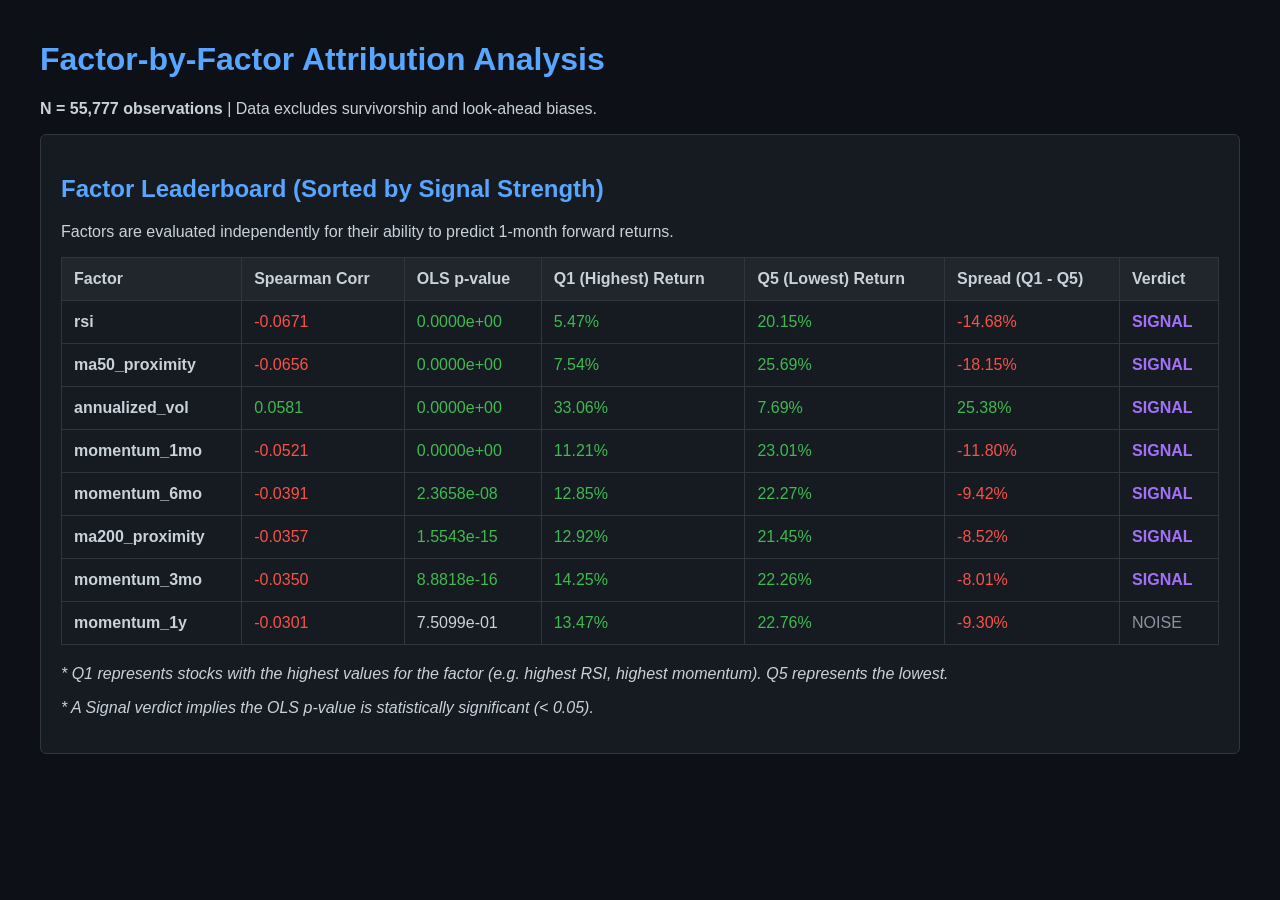
<file: factor_attribution_results.html>
<!DOCTYPE html>
    <html lang="en">
    <head>
        <meta charset="UTF-8">
        <meta name="viewport" content="width=device-width, initial-scale=1.0">
        <title>Factor-by-Factor Attribution Analysis</title>
        <style>
            body { font-family: -apple-system, BlinkMacSystemFont, "Segoe UI", Roboto, Helvetica, Arial, sans-serif; background-color: #0d1117; color: #c9d1d9; margin: 0; padding: 20px; }
            .container { max-width: 1200px; margin: 0 auto; }
            h1, h2, h3 { color: #58a6ff; }
            .card { background-color: #161b22; border: 1px solid #30363d; border-radius: 6px; padding: 20px; margin-bottom: 20px; }
            table { width: 100%; border-collapse: collapse; margin-bottom: 20px; }
            th, td { border: 1px solid #30363d; padding: 12px; text-align: left; }
            th { background-color: #21262d; font-weight: 600; }
            .positive { color: #3fb950; }
            .negative { color: #f85149; }
            .signal { color: #a371f7; font-weight: bold; }
            .noise { color: #8b949e; }
        </style>
    </head>
    <body>
        <div class="container">
            <h1>Factor-by-Factor Attribution Analysis</h1>
            <p><strong>N = 55,777 observations</strong> | Data excludes survivorship and look-ahead biases.</p>
            
            <div class="card">
                <h2>Factor Leaderboard (Sorted by Signal Strength)</h2>
                <p>Factors are evaluated independently for their ability to predict 1-month forward returns.</p>
                <table>
                    <tr>
                        <th>Factor</th>
                        <th>Spearman Corr</th>
                        <th>OLS p-value</th>
                        <th>Q1 (Highest) Return</th>
                        <th>Q5 (Lowest) Return</th>
                        <th>Spread (Q1 - Q5)</th>
                        <th>Verdict</th>
                    </tr>
    
                    <tr>
                        <td><strong>rsi</strong></td>
                        <td class="negative">-0.0671</td>
                        <td class="positive">0.0000e+00</td>
                        <td class="positive">5.47%</td>
                        <td class="positive">20.15%</td>
                        <td class="negative">-14.68%</td>
                        <td><span class='signal'>SIGNAL</span></td>
                    </tr>
        
                    <tr>
                        <td><strong>ma50_proximity</strong></td>
                        <td class="negative">-0.0656</td>
                        <td class="positive">0.0000e+00</td>
                        <td class="positive">7.54%</td>
                        <td class="positive">25.69%</td>
                        <td class="negative">-18.15%</td>
                        <td><span class='signal'>SIGNAL</span></td>
                    </tr>
        
                    <tr>
                        <td><strong>annualized_vol</strong></td>
                        <td class="positive">0.0581</td>
                        <td class="positive">0.0000e+00</td>
                        <td class="positive">33.06%</td>
                        <td class="positive">7.69%</td>
                        <td class="positive">25.38%</td>
                        <td><span class='signal'>SIGNAL</span></td>
                    </tr>
        
                    <tr>
                        <td><strong>momentum_1mo</strong></td>
                        <td class="negative">-0.0521</td>
                        <td class="positive">0.0000e+00</td>
                        <td class="positive">11.21%</td>
                        <td class="positive">23.01%</td>
                        <td class="negative">-11.80%</td>
                        <td><span class='signal'>SIGNAL</span></td>
                    </tr>
        
                    <tr>
                        <td><strong>momentum_6mo</strong></td>
                        <td class="negative">-0.0391</td>
                        <td class="positive">2.3658e-08</td>
                        <td class="positive">12.85%</td>
                        <td class="positive">22.27%</td>
                        <td class="negative">-9.42%</td>
                        <td><span class='signal'>SIGNAL</span></td>
                    </tr>
        
                    <tr>
                        <td><strong>ma200_proximity</strong></td>
                        <td class="negative">-0.0357</td>
                        <td class="positive">1.5543e-15</td>
                        <td class="positive">12.92%</td>
                        <td class="positive">21.45%</td>
                        <td class="negative">-8.52%</td>
                        <td><span class='signal'>SIGNAL</span></td>
                    </tr>
        
                    <tr>
                        <td><strong>momentum_3mo</strong></td>
                        <td class="negative">-0.0350</td>
                        <td class="positive">8.8818e-16</td>
                        <td class="positive">14.25%</td>
                        <td class="positive">22.26%</td>
                        <td class="negative">-8.01%</td>
                        <td><span class='signal'>SIGNAL</span></td>
                    </tr>
        
                    <tr>
                        <td><strong>momentum_1y</strong></td>
                        <td class="negative">-0.0301</td>
                        <td class="">7.5099e-01</td>
                        <td class="positive">13.47%</td>
                        <td class="positive">22.76%</td>
                        <td class="negative">-9.30%</td>
                        <td><span class='noise'>NOISE</span></td>
                    </tr>
        
                </table>
                <p><em>* Q1 represents stocks with the highest values for the factor (e.g. highest RSI, highest momentum). Q5 represents the lowest.</em></p>
                <p><em>* A Signal verdict implies the OLS p-value is statistically significant (< 0.05).</em></p>
            </div>
        </div>
    </body>
    </html>
</file>
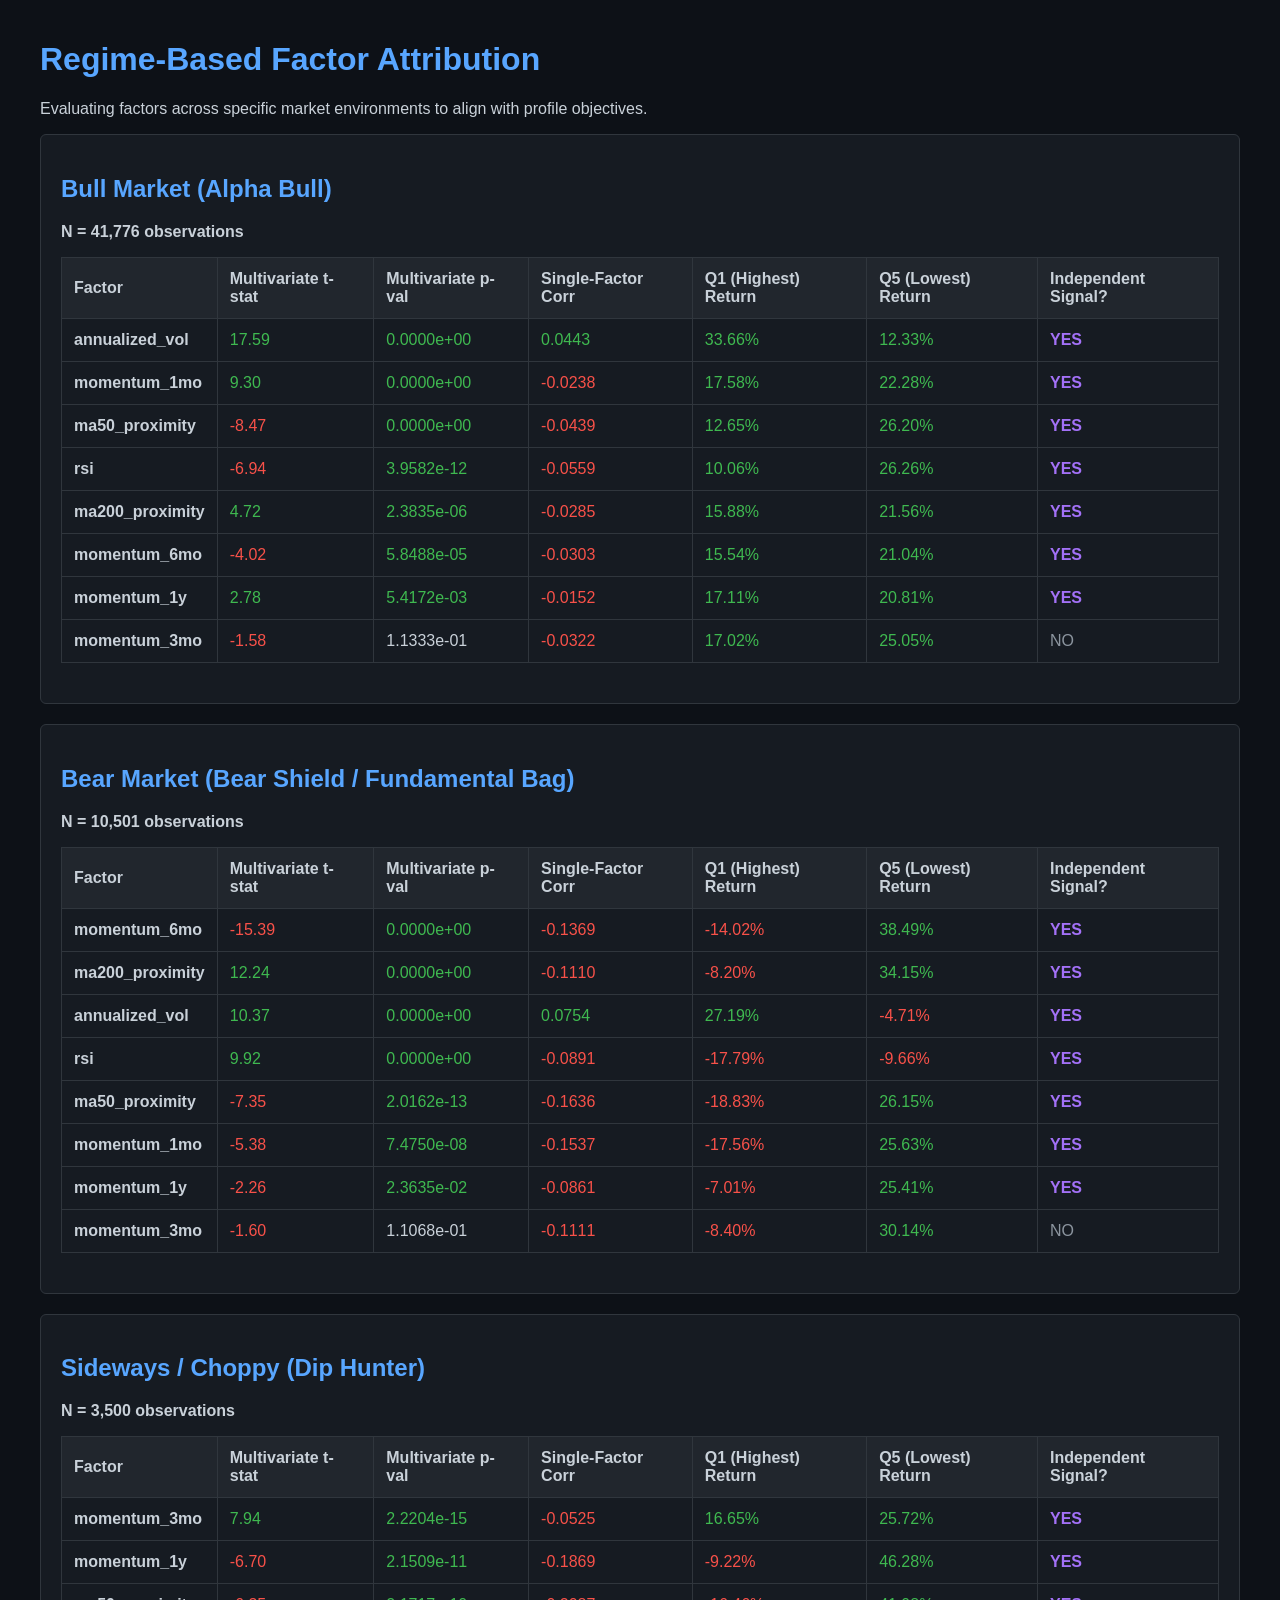
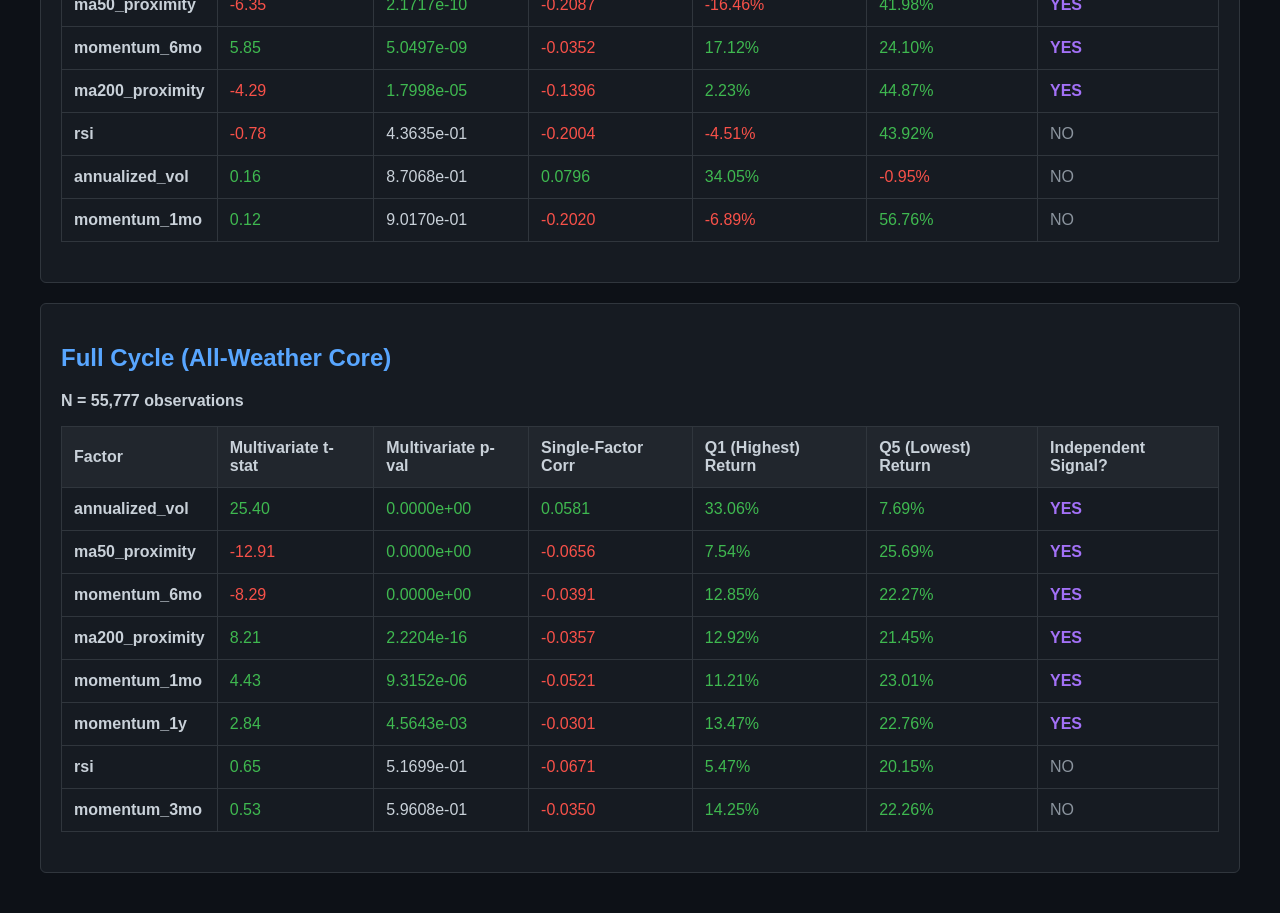
<file: regime_attribution_results.html>
<!DOCTYPE html>
    <html lang="en">
    <head>
        <meta charset="UTF-8">
        <meta name="viewport" content="width=device-width, initial-scale=1.0">
        <title>Regime-Based Factor Attribution</title>
        <style>
            body { font-family: -apple-system, BlinkMacSystemFont, "Segoe UI", Roboto, Helvetica, Arial, sans-serif; background-color: #0d1117; color: #c9d1d9; margin: 0; padding: 20px; }
            .container { max-width: 1200px; margin: 0 auto; }
            h1, h2, h3 { color: #58a6ff; }
            .card { background-color: #161b22; border: 1px solid #30363d; border-radius: 6px; padding: 20px; margin-bottom: 20px; }
            table { width: 100%; border-collapse: collapse; margin-bottom: 20px; }
            th, td { border: 1px solid #30363d; padding: 12px; text-align: left; }
            th { background-color: #21262d; font-weight: 600; }
            .positive { color: #3fb950; }
            .negative { color: #f85149; }
            .signal { color: #a371f7; font-weight: bold; }
            .noise { color: #8b949e; }
        </style>
    </head>
    <body>
        <div class="container">
            <h1>Regime-Based Factor Attribution</h1>
            <p>Evaluating factors across specific market environments to align with profile objectives.</p>
    
            <div class="card">
                <h2>Bull Market (Alpha Bull)</h2>
                <p><strong>N = 41,776 observations</strong></p>
                <table>
                    <tr>
                        <th>Factor</th>
                        <th>Multivariate t-stat</th>
                        <th>Multivariate p-val</th>
                        <th>Single-Factor Corr</th>
                        <th>Q1 (Highest) Return</th>
                        <th>Q5 (Lowest) Return</th>
                        <th>Independent Signal?</th>
                    </tr>
        
                    <tr>
                        <td><strong>annualized_vol</strong></td>
                        <td class="positive">17.59</td>
                        <td class="positive">0.0000e+00</td>
                        <td class="positive">0.0443</td>
                        <td class="positive">33.66%</td>
                        <td class="positive">12.33%</td>
                        <td><span class='signal'>YES</span></td>
                    </tr>
            
                    <tr>
                        <td><strong>momentum_1mo</strong></td>
                        <td class="positive">9.30</td>
                        <td class="positive">0.0000e+00</td>
                        <td class="negative">-0.0238</td>
                        <td class="positive">17.58%</td>
                        <td class="positive">22.28%</td>
                        <td><span class='signal'>YES</span></td>
                    </tr>
            
                    <tr>
                        <td><strong>ma50_proximity</strong></td>
                        <td class="negative">-8.47</td>
                        <td class="positive">0.0000e+00</td>
                        <td class="negative">-0.0439</td>
                        <td class="positive">12.65%</td>
                        <td class="positive">26.20%</td>
                        <td><span class='signal'>YES</span></td>
                    </tr>
            
                    <tr>
                        <td><strong>rsi</strong></td>
                        <td class="negative">-6.94</td>
                        <td class="positive">3.9582e-12</td>
                        <td class="negative">-0.0559</td>
                        <td class="positive">10.06%</td>
                        <td class="positive">26.26%</td>
                        <td><span class='signal'>YES</span></td>
                    </tr>
            
                    <tr>
                        <td><strong>ma200_proximity</strong></td>
                        <td class="positive">4.72</td>
                        <td class="positive">2.3835e-06</td>
                        <td class="negative">-0.0285</td>
                        <td class="positive">15.88%</td>
                        <td class="positive">21.56%</td>
                        <td><span class='signal'>YES</span></td>
                    </tr>
            
                    <tr>
                        <td><strong>momentum_6mo</strong></td>
                        <td class="negative">-4.02</td>
                        <td class="positive">5.8488e-05</td>
                        <td class="negative">-0.0303</td>
                        <td class="positive">15.54%</td>
                        <td class="positive">21.04%</td>
                        <td><span class='signal'>YES</span></td>
                    </tr>
            
                    <tr>
                        <td><strong>momentum_1y</strong></td>
                        <td class="positive">2.78</td>
                        <td class="positive">5.4172e-03</td>
                        <td class="negative">-0.0152</td>
                        <td class="positive">17.11%</td>
                        <td class="positive">20.81%</td>
                        <td><span class='signal'>YES</span></td>
                    </tr>
            
                    <tr>
                        <td><strong>momentum_3mo</strong></td>
                        <td class="negative">-1.58</td>
                        <td class="">1.1333e-01</td>
                        <td class="negative">-0.0322</td>
                        <td class="positive">17.02%</td>
                        <td class="positive">25.05%</td>
                        <td><span class='noise'>NO</span></td>
                    </tr>
            
                </table>
            </div>
        
            <div class="card">
                <h2>Bear Market (Bear Shield / Fundamental Bag)</h2>
                <p><strong>N = 10,501 observations</strong></p>
                <table>
                    <tr>
                        <th>Factor</th>
                        <th>Multivariate t-stat</th>
                        <th>Multivariate p-val</th>
                        <th>Single-Factor Corr</th>
                        <th>Q1 (Highest) Return</th>
                        <th>Q5 (Lowest) Return</th>
                        <th>Independent Signal?</th>
                    </tr>
        
                    <tr>
                        <td><strong>momentum_6mo</strong></td>
                        <td class="negative">-15.39</td>
                        <td class="positive">0.0000e+00</td>
                        <td class="negative">-0.1369</td>
                        <td class="negative">-14.02%</td>
                        <td class="positive">38.49%</td>
                        <td><span class='signal'>YES</span></td>
                    </tr>
            
                    <tr>
                        <td><strong>ma200_proximity</strong></td>
                        <td class="positive">12.24</td>
                        <td class="positive">0.0000e+00</td>
                        <td class="negative">-0.1110</td>
                        <td class="negative">-8.20%</td>
                        <td class="positive">34.15%</td>
                        <td><span class='signal'>YES</span></td>
                    </tr>
            
                    <tr>
                        <td><strong>annualized_vol</strong></td>
                        <td class="positive">10.37</td>
                        <td class="positive">0.0000e+00</td>
                        <td class="positive">0.0754</td>
                        <td class="positive">27.19%</td>
                        <td class="negative">-4.71%</td>
                        <td><span class='signal'>YES</span></td>
                    </tr>
            
                    <tr>
                        <td><strong>rsi</strong></td>
                        <td class="positive">9.92</td>
                        <td class="positive">0.0000e+00</td>
                        <td class="negative">-0.0891</td>
                        <td class="negative">-17.79%</td>
                        <td class="negative">-9.66%</td>
                        <td><span class='signal'>YES</span></td>
                    </tr>
            
                    <tr>
                        <td><strong>ma50_proximity</strong></td>
                        <td class="negative">-7.35</td>
                        <td class="positive">2.0162e-13</td>
                        <td class="negative">-0.1636</td>
                        <td class="negative">-18.83%</td>
                        <td class="positive">26.15%</td>
                        <td><span class='signal'>YES</span></td>
                    </tr>
            
                    <tr>
                        <td><strong>momentum_1mo</strong></td>
                        <td class="negative">-5.38</td>
                        <td class="positive">7.4750e-08</td>
                        <td class="negative">-0.1537</td>
                        <td class="negative">-17.56%</td>
                        <td class="positive">25.63%</td>
                        <td><span class='signal'>YES</span></td>
                    </tr>
            
                    <tr>
                        <td><strong>momentum_1y</strong></td>
                        <td class="negative">-2.26</td>
                        <td class="positive">2.3635e-02</td>
                        <td class="negative">-0.0861</td>
                        <td class="negative">-7.01%</td>
                        <td class="positive">25.41%</td>
                        <td><span class='signal'>YES</span></td>
                    </tr>
            
                    <tr>
                        <td><strong>momentum_3mo</strong></td>
                        <td class="negative">-1.60</td>
                        <td class="">1.1068e-01</td>
                        <td class="negative">-0.1111</td>
                        <td class="negative">-8.40%</td>
                        <td class="positive">30.14%</td>
                        <td><span class='noise'>NO</span></td>
                    </tr>
            
                </table>
            </div>
        
            <div class="card">
                <h2>Sideways / Choppy (Dip Hunter)</h2>
                <p><strong>N = 3,500 observations</strong></p>
                <table>
                    <tr>
                        <th>Factor</th>
                        <th>Multivariate t-stat</th>
                        <th>Multivariate p-val</th>
                        <th>Single-Factor Corr</th>
                        <th>Q1 (Highest) Return</th>
                        <th>Q5 (Lowest) Return</th>
                        <th>Independent Signal?</th>
                    </tr>
        
                    <tr>
                        <td><strong>momentum_3mo</strong></td>
                        <td class="positive">7.94</td>
                        <td class="positive">2.2204e-15</td>
                        <td class="negative">-0.0525</td>
                        <td class="positive">16.65%</td>
                        <td class="positive">25.72%</td>
                        <td><span class='signal'>YES</span></td>
                    </tr>
            
                    <tr>
                        <td><strong>momentum_1y</strong></td>
                        <td class="negative">-6.70</td>
                        <td class="positive">2.1509e-11</td>
                        <td class="negative">-0.1869</td>
                        <td class="negative">-9.22%</td>
                        <td class="positive">46.28%</td>
                        <td><span class='signal'>YES</span></td>
                    </tr>
            
                    <tr>
                        <td><strong>ma50_proximity</strong></td>
                        <td class="negative">-6.35</td>
                        <td class="positive">2.1717e-10</td>
                        <td class="negative">-0.2087</td>
                        <td class="negative">-16.46%</td>
                        <td class="positive">41.98%</td>
                        <td><span class='signal'>YES</span></td>
                    </tr>
            
                    <tr>
                        <td><strong>momentum_6mo</strong></td>
                        <td class="positive">5.85</td>
                        <td class="positive">5.0497e-09</td>
                        <td class="negative">-0.0352</td>
                        <td class="positive">17.12%</td>
                        <td class="positive">24.10%</td>
                        <td><span class='signal'>YES</span></td>
                    </tr>
            
                    <tr>
                        <td><strong>ma200_proximity</strong></td>
                        <td class="negative">-4.29</td>
                        <td class="positive">1.7998e-05</td>
                        <td class="negative">-0.1396</td>
                        <td class="positive">2.23%</td>
                        <td class="positive">44.87%</td>
                        <td><span class='signal'>YES</span></td>
                    </tr>
            
                    <tr>
                        <td><strong>rsi</strong></td>
                        <td class="negative">-0.78</td>
                        <td class="">4.3635e-01</td>
                        <td class="negative">-0.2004</td>
                        <td class="negative">-4.51%</td>
                        <td class="positive">43.92%</td>
                        <td><span class='noise'>NO</span></td>
                    </tr>
            
                    <tr>
                        <td><strong>annualized_vol</strong></td>
                        <td class="positive">0.16</td>
                        <td class="">8.7068e-01</td>
                        <td class="positive">0.0796</td>
                        <td class="positive">34.05%</td>
                        <td class="negative">-0.95%</td>
                        <td><span class='noise'>NO</span></td>
                    </tr>
            
                    <tr>
                        <td><strong>momentum_1mo</strong></td>
                        <td class="positive">0.12</td>
                        <td class="">9.0170e-01</td>
                        <td class="negative">-0.2020</td>
                        <td class="negative">-6.89%</td>
                        <td class="positive">56.76%</td>
                        <td><span class='noise'>NO</span></td>
                    </tr>
            
                </table>
            </div>
        
            <div class="card">
                <h2>Full Cycle (All-Weather Core)</h2>
                <p><strong>N = 55,777 observations</strong></p>
                <table>
                    <tr>
                        <th>Factor</th>
                        <th>Multivariate t-stat</th>
                        <th>Multivariate p-val</th>
                        <th>Single-Factor Corr</th>
                        <th>Q1 (Highest) Return</th>
                        <th>Q5 (Lowest) Return</th>
                        <th>Independent Signal?</th>
                    </tr>
        
                    <tr>
                        <td><strong>annualized_vol</strong></td>
                        <td class="positive">25.40</td>
                        <td class="positive">0.0000e+00</td>
                        <td class="positive">0.0581</td>
                        <td class="positive">33.06%</td>
                        <td class="positive">7.69%</td>
                        <td><span class='signal'>YES</span></td>
                    </tr>
            
                    <tr>
                        <td><strong>ma50_proximity</strong></td>
                        <td class="negative">-12.91</td>
                        <td class="positive">0.0000e+00</td>
                        <td class="negative">-0.0656</td>
                        <td class="positive">7.54%</td>
                        <td class="positive">25.69%</td>
                        <td><span class='signal'>YES</span></td>
                    </tr>
            
                    <tr>
                        <td><strong>momentum_6mo</strong></td>
                        <td class="negative">-8.29</td>
                        <td class="positive">0.0000e+00</td>
                        <td class="negative">-0.0391</td>
                        <td class="positive">12.85%</td>
                        <td class="positive">22.27%</td>
                        <td><span class='signal'>YES</span></td>
                    </tr>
            
                    <tr>
                        <td><strong>ma200_proximity</strong></td>
                        <td class="positive">8.21</td>
                        <td class="positive">2.2204e-16</td>
                        <td class="negative">-0.0357</td>
                        <td class="positive">12.92%</td>
                        <td class="positive">21.45%</td>
                        <td><span class='signal'>YES</span></td>
                    </tr>
            
                    <tr>
                        <td><strong>momentum_1mo</strong></td>
                        <td class="positive">4.43</td>
                        <td class="positive">9.3152e-06</td>
                        <td class="negative">-0.0521</td>
                        <td class="positive">11.21%</td>
                        <td class="positive">23.01%</td>
                        <td><span class='signal'>YES</span></td>
                    </tr>
            
                    <tr>
                        <td><strong>momentum_1y</strong></td>
                        <td class="positive">2.84</td>
                        <td class="positive">4.5643e-03</td>
                        <td class="negative">-0.0301</td>
                        <td class="positive">13.47%</td>
                        <td class="positive">22.76%</td>
                        <td><span class='signal'>YES</span></td>
                    </tr>
            
                    <tr>
                        <td><strong>rsi</strong></td>
                        <td class="positive">0.65</td>
                        <td class="">5.1699e-01</td>
                        <td class="negative">-0.0671</td>
                        <td class="positive">5.47%</td>
                        <td class="positive">20.15%</td>
                        <td><span class='noise'>NO</span></td>
                    </tr>
            
                    <tr>
                        <td><strong>momentum_3mo</strong></td>
                        <td class="positive">0.53</td>
                        <td class="">5.9608e-01</td>
                        <td class="negative">-0.0350</td>
                        <td class="positive">14.25%</td>
                        <td class="positive">22.26%</td>
                        <td><span class='noise'>NO</span></td>
                    </tr>
            
                </table>
            </div>
        
        </div>
    </body>
    </html>
</file>
